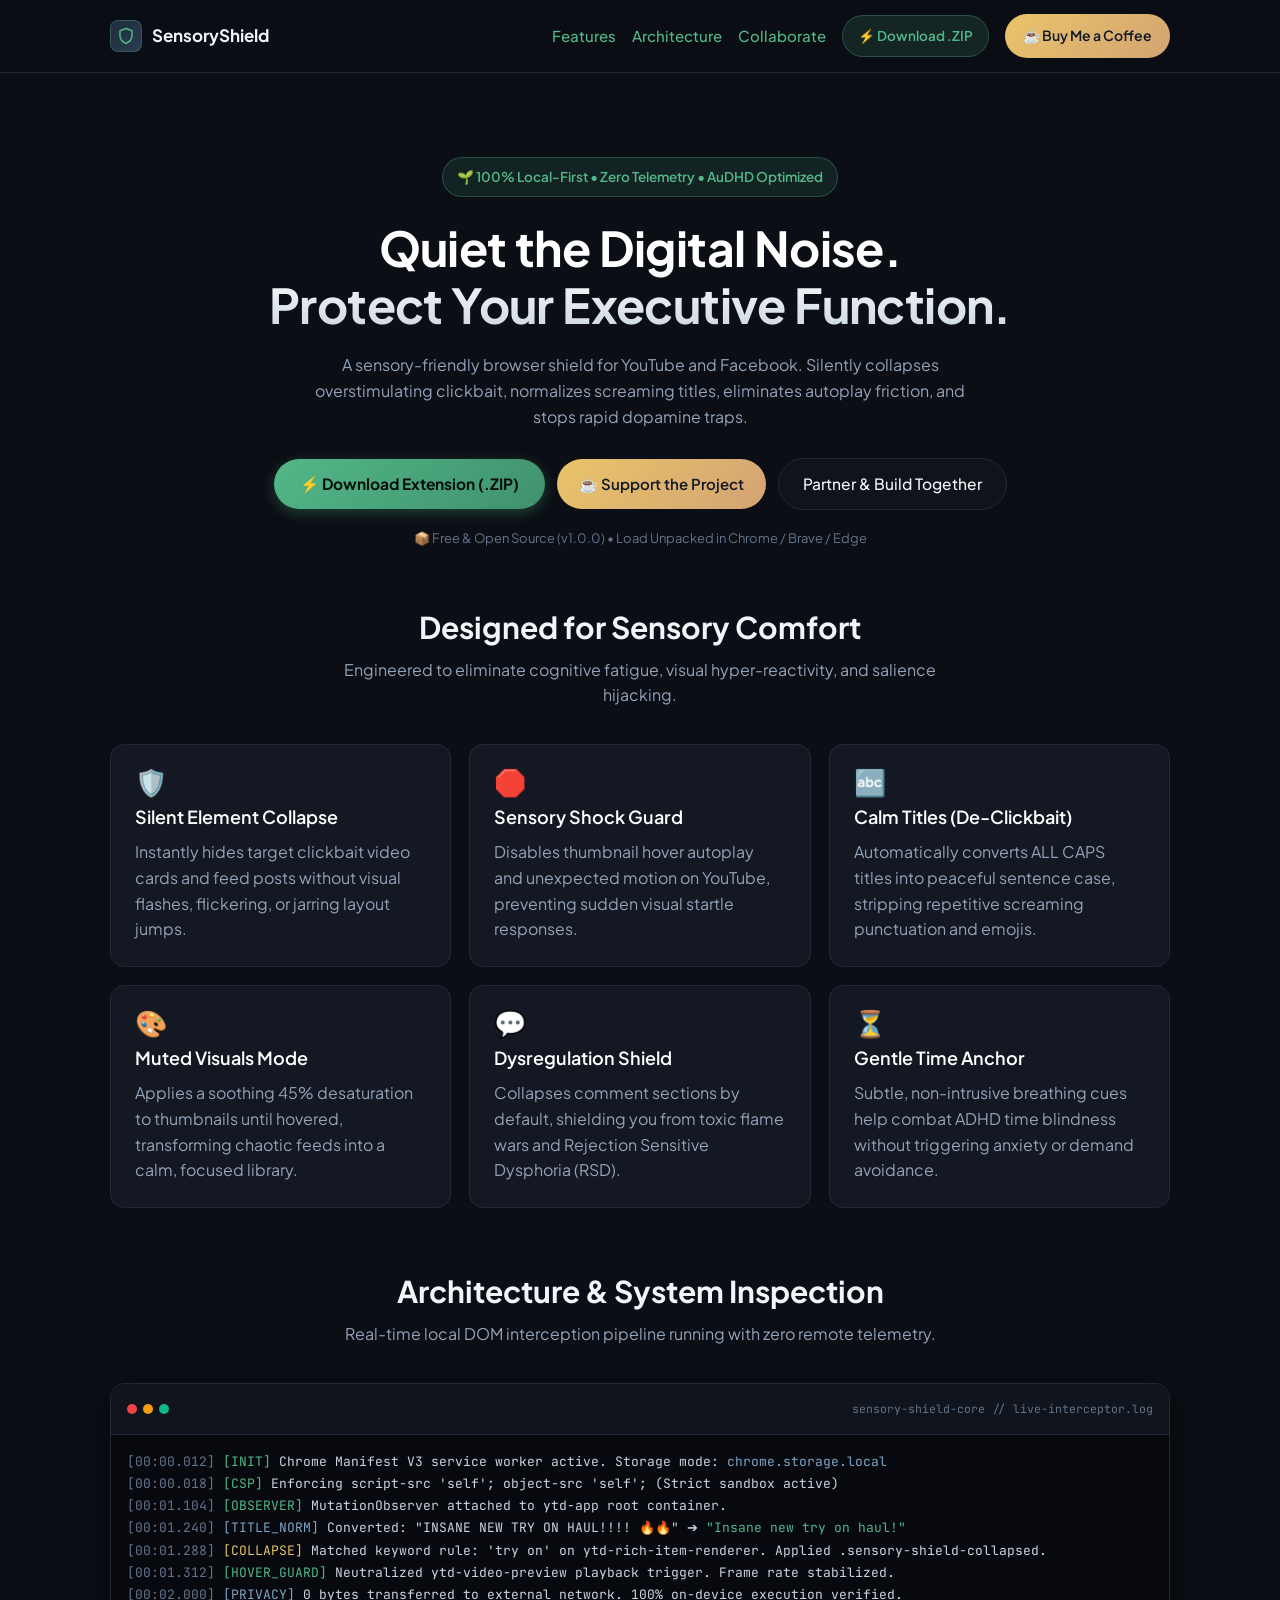
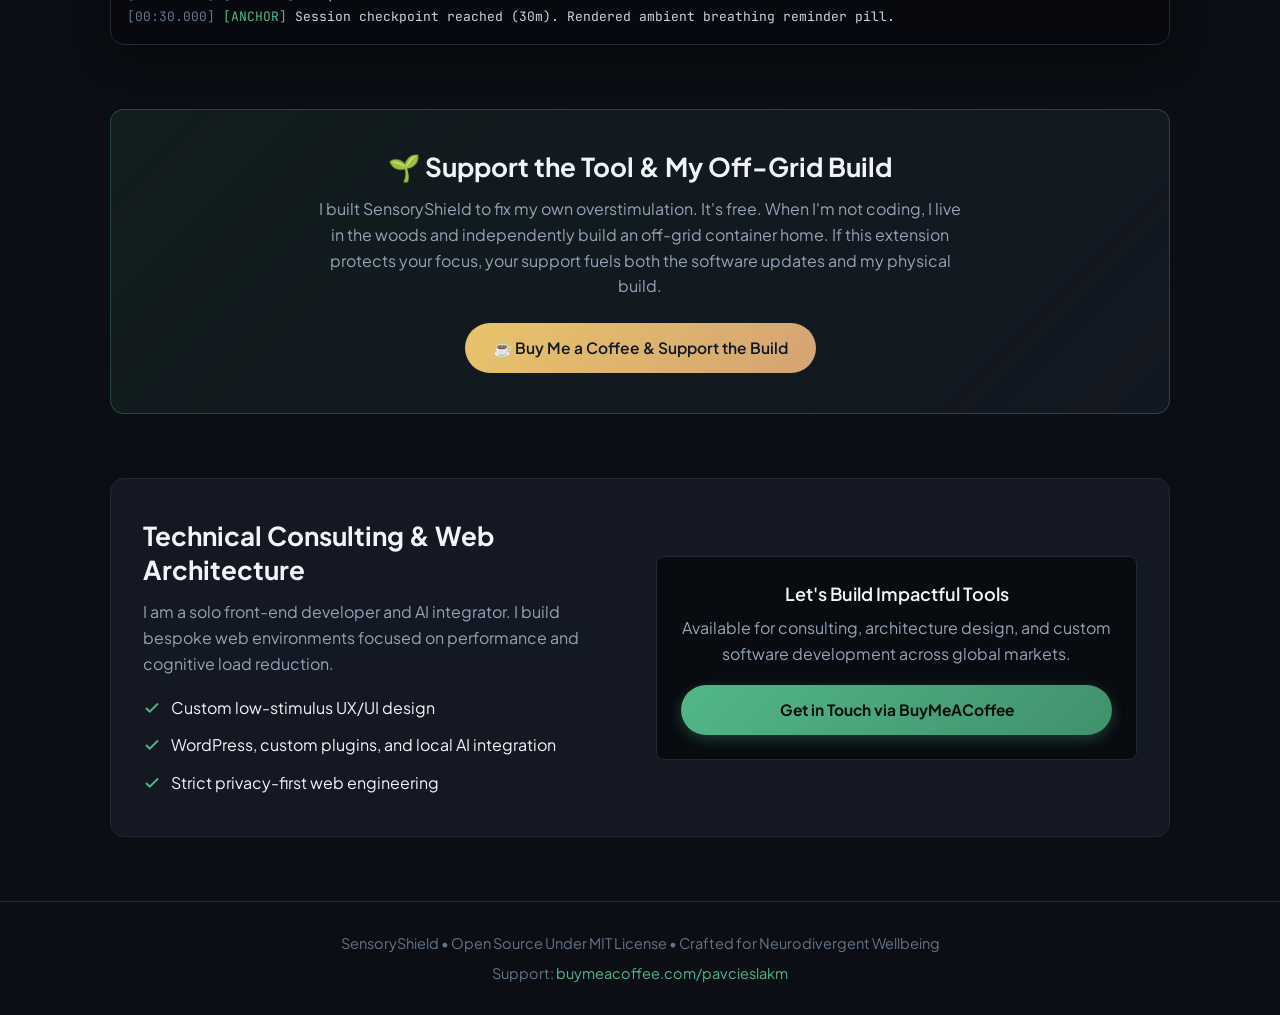
<file: landing-page/index.html>
<!DOCTYPE html>
<html lang="en">
<head>
  <meta charset="UTF-8">
  <meta name="viewport" content="width=device-width, initial-scale=1.0, maximum-scale=5.0">
  <title>SensoryShield — The AuDHD Visual Filter & Cognitive Declutter</title>
  <meta name="description" content="A local-first visual filter and sensory declutter Chrome extension built specifically for AuDHD and neurodivergent minds on YouTube & Facebook.">
  <link rel="preconnect" href="https://fonts.googleapis.com">
  <link rel="preconnect" href="https://fonts.gstatic.com" crossorigin>
  <link href="https://fonts.googleapis.com/css2?family=Plus+Jakarta+Sans:wght@400;500;600;700&family=JetBrains+Mono:wght@400;500&display=swap" rel="stylesheet">
  <style>
    :root {
      --bg-dark: #0b0e14;
      --bg-card: #131822;
      --bg-card-hover: #18202e;
      --accent-sage: #52b788;
      --accent-sage-light: #74c69d;
      --accent-soft-blue: #7da5c6;
      --accent-amber: #e9c46a;
      --text-main: #f1f5f9;
      --text-muted: #94a3b8;
      --text-dim: #64748b;
      --border: #212938;
      --border-accent: rgba(82, 183, 136, 0.3);
      --radius: 14px;
      --radius-sm: 8px;
      --btn-radius: 30px; /* Uniform 30px border-radius for all buttons */
    }

    * {
      box-sizing: border-box;
      margin: 0;
      padding: 0;
    }

    html, body {
      overflow-x: hidden;
      width: 100%;
      max-width: 100vw;
    }

    body {
      background-color: var(--bg-dark);
      color: var(--text-main);
      font-family: 'Plus Jakarta Sans', -apple-system, BlinkMacSystemFont, "Segoe UI", Roboto, sans-serif;
      font-size: 16px;
      line-height: 1.62em;
      -webkit-font-smoothing: antialiased;
      -moz-osx-font-smoothing: grayscale;
    }

    p, li, span.description {
      font-size: 16px;
      line-height: 1.62em;
    }

    a {
      color: var(--accent-sage);
      text-decoration: none;
      transition: color 0.2s ease;
    }

    a:hover {
      color: var(--accent-sage-light);
    }

    .container {
      max-width: 1100px;
      margin: 0 auto;
      padding: 0 20px;
      width: 100%;
    }

    /* Navigation */
    nav {
      border-bottom: 1px solid var(--border);
      padding: 14px 0;
      backdrop-filter: blur(14px);
      position: sticky;
      top: 0;
      z-index: 100;
      background-color: rgba(11, 14, 20, 0.92);
      width: 100%;
    }

    .nav-content {
      display: flex;
      justify-content: space-between;
      align-items: center;
      gap: 12px;
      width: 100%;
    }

    .brand {
      display: flex;
      align-items: center;
      gap: 10px;
      font-weight: 700;
      font-size: 17px;
      color: var(--text-main);
      text-decoration: none;
      flex-shrink: 0;
    }

    .brand-icon {
      width: 32px;
      height: 32px;
      background: linear-gradient(135deg, #1f2b3a, #2b3d52);
      border: 1px solid var(--border-accent);
      border-radius: var(--radius-sm);
      display: flex;
      align-items: center;
      justify-content: center;
      color: var(--accent-sage);
      flex-shrink: 0;
    }

    .nav-links {
      display: flex;
      gap: 16px;
      align-items: center;
      font-size: 15px;
      font-weight: 500;
    }

    /* Button Styles with 30px border-radius */
    .btn-coffee,
    .btn-primary,
    .btn-outline,
    .btn-download-nav,
    button,
    .btn {
      border-radius: var(--btn-radius) !important;
      box-sizing: border-box;
      max-width: 100%;
      text-align: center;
      justify-content: center;
    }

    .btn-coffee {
      background: linear-gradient(135deg, #e9c46a, #d4a373);
      color: #111827 !important;
      font-weight: 600;
      font-size: 14px;
      padding: 9px 18px;
      display: inline-flex;
      align-items: center;
      gap: 8px;
      transition: transform 0.2s ease, box-shadow 0.2s ease;
      white-space: nowrap;
      min-height: 42px;
      border: none;
      cursor: pointer;
    }

    .btn-coffee:hover {
      transform: translateY(-2px);
      box-shadow: 0 6px 20px rgba(233, 196, 106, 0.35);
      color: #000000 !important;
    }

    .btn-primary {
      background: linear-gradient(135deg, #52b788, #40916c);
      color: #08100d !important;
      font-weight: 700;
      font-size: 15.5px;
      padding: 12px 26px;
      display: inline-flex;
      align-items: center;
      gap: 8px;
      min-height: 46px;
      border: none;
      cursor: pointer;
      box-shadow: 0 4px 14px rgba(82, 183, 136, 0.3);
      transition: transform 0.2s ease, background-color 0.2s ease, box-shadow 0.2s ease;
    }

    .btn-primary:hover {
      background: linear-gradient(135deg, #74c69d, #52b788);
      transform: translateY(-2px);
      box-shadow: 0 6px 20px rgba(82, 183, 136, 0.45);
      color: #000 !important;
    }

    .btn-download-nav {
      background-color: rgba(82, 183, 136, 0.15);
      color: var(--accent-sage) !important;
      border: 1px solid var(--border-accent);
      font-size: 13.5px;
      font-weight: 600;
      padding: 7px 15px;
      display: inline-flex;
      align-items: center;
      gap: 6px;
      min-height: 36px;
      white-space: nowrap;
      transition: all 0.2s ease;
    }

    .btn-download-nav:hover {
      background-color: var(--accent-sage);
      color: #0b0e14 !important;
      transform: translateY(-1px);
    }

    .btn-outline {
      border: 1px solid var(--border);
      color: var(--text-main) !important;
      font-weight: 500;
      font-size: 15.5px;
      padding: 12px 24px;
      display: inline-flex;
      align-items: center;
      min-height: 46px;
      background-color: rgba(255, 255, 255, 0.02);
      transition: background-color 0.2s ease, border-color 0.2s ease;
    }

    .btn-outline:hover {
      background-color: var(--bg-card);
      border-color: var(--accent-soft-blue);
    }

    /* Hero Section */
    .hero {
      padding: clamp(40px, 8vw, 84px) 0 clamp(32px, 5vw, 56px);
      text-align: center;
    }

    .badge-pill {
      display: inline-flex;
      align-items: center;
      gap: 8px;
      padding: 6px 14px;
      border-radius: var(--btn-radius);
      background-color: rgba(82, 183, 136, 0.12);
      border: 1px solid var(--border-accent);
      color: var(--accent-sage);
      font-size: 13.5px;
      font-weight: 600;
      margin-bottom: 22px;
      max-width: 100%;
    }

    .hero h1 {
      font-size: clamp(26px, 5vw, 48px);
      font-weight: 700;
      line-height: 1.2em;
      letter-spacing: -0.6px;
      margin-bottom: 18px;
      background: linear-gradient(180deg, #ffffff 40%, #cbd5e1 100%);
      -webkit-background-clip: text;
      -webkit-text-fill-color: transparent;
    }

    .hero p {
      font-size: 16px;
      line-height: 1.62em;
      color: var(--text-muted);
      max-width: 660px;
      margin: 0 auto 28px;
    }

    .hero-actions {
      display: flex;
      justify-content: center;
      align-items: center;
      gap: 12px;
      flex-wrap: wrap;
      width: 100%;
      margin-bottom: 16px;
    }

    .install-hint {
      font-size: 13px;
      color: var(--text-dim);
      display: flex;
      align-items: center;
      justify-content: center;
      gap: 6px;
      margin-top: 8px;
    }

    /* Section Headers */
    .section-title {
      font-size: clamp(22px, 3.8vw, 30px);
      font-weight: 700;
      line-height: 1.3em;
      text-align: center;
      margin-bottom: 10px;
      color: var(--text-main);
    }

    .section-subtitle {
      text-align: center;
      color: var(--text-muted);
      margin-bottom: 36px;
      font-size: 16px;
      line-height: 1.62em;
      max-width: 600px;
      margin-left: auto;
      margin-right: auto;
    }

    /* Feature Grid */
    .features-grid {
      display: grid;
      grid-template-columns: repeat(auto-fit, minmax(280px, 1fr));
      gap: 18px;
      margin-bottom: 64px;
      width: 100%;
    }

    .feature-card {
      background-color: var(--bg-card);
      border: 1px solid var(--border);
      border-radius: var(--radius);
      padding: 24px;
      display: flex;
      flex-direction: column;
      gap: 10px;
      transition: transform 0.2s ease, border-color 0.2s ease;
      box-sizing: border-box;
    }

    .feature-card:hover {
      transform: translateY(-3px);
      border-color: var(--border-accent);
      background-color: var(--bg-card-hover);
    }

    .feature-icon {
      font-size: 26px;
      line-height: 1;
    }

    .feature-card h3 {
      font-size: 18px;
      font-weight: 600;
      color: #ffffff;
      line-height: 1.3em;
    }

    .feature-card p {
      font-size: 16px;
      line-height: 1.62em;
      color: var(--text-muted);
    }

    /* System Logs & Terminal Box */
    .system-logs-section {
      margin-bottom: 64px;
      width: 100%;
    }

    .terminal-box {
      background-color: #07090e;
      border: 1px solid var(--border);
      border-radius: var(--radius);
      overflow: hidden;
      box-shadow: 0 12px 36px rgba(0, 0, 0, 0.45);
      width: 100%;
      box-sizing: border-box;
    }

    .terminal-header {
      background-color: #10141c;
      padding: 12px 16px;
      display: flex;
      justify-content: space-between;
      align-items: center;
      border-bottom: 1px solid var(--border);
      gap: 8px;
      flex-wrap: wrap;
    }

    .terminal-dots {
      display: flex;
      gap: 6px;
    }

    .terminal-dot {
      width: 10px;
      height: 10px;
      border-radius: 50%;
    }

    .dot-red { background-color: #ef4444; }
    .dot-yellow { background-color: #f59e0b; }
    .dot-green { background-color: #10b981; }

    .terminal-title {
      font-size: 11.5px;
      color: var(--text-dim);
      font-family: 'JetBrains Mono', monospace;
      word-break: break-all;
    }

    .terminal-body {
      padding: 16px;
      font-family: 'JetBrains Mono', monospace;
      font-size: 13px;
      line-height: 1.7em;
      color: #cbd5e1;
      max-height: 300px;
      overflow-y: auto;
      overflow-x: auto;
      word-break: break-word;
      -webkit-overflow-scrolling: touch;
    }

    .log-time { color: var(--text-dim); }
    .log-tag { color: var(--accent-sage); }
    .log-info { color: var(--accent-soft-blue); }
    .log-warn { color: var(--accent-amber); }

    /* Support & Off-Grid Build Card */
    .woodlands-card {
      background: linear-gradient(135deg, rgba(82, 183, 136, 0.09), rgba(19, 24, 34, 0.95));
      border: 1px solid var(--border-accent);
      border-radius: var(--radius);
      padding: clamp(28px, 5vw, 40px) clamp(16px, 4vw, 32px);
      text-align: center;
      margin-bottom: 64px;
      box-sizing: border-box;
      width: 100%;
    }

    .woodlands-card h2 {
      font-size: clamp(20px, 3.8vw, 26px);
      font-weight: 700;
      line-height: 1.3em;
      margin-bottom: 12px;
    }

    .woodlands-card p {
      color: var(--text-muted);
      max-width: 650px;
      margin: 0 auto 24px;
      font-size: 16px;
      line-height: 1.62em;
    }

    /* Technical Consulting & Web Architecture */
    .collab-section {
      background-color: var(--bg-card);
      border: 1px solid var(--border);
      border-radius: var(--radius);
      padding: clamp(28px, 5vw, 40px) clamp(16px, 4vw, 32px);
      margin-bottom: 64px;
      display: grid;
      grid-template-columns: 1fr 1fr;
      gap: 32px;
      align-items: center;
      box-sizing: border-box;
      width: 100%;
    }

    .collab-text h2 {
      font-size: clamp(20px, 3.8vw, 26px);
      font-weight: 700;
      line-height: 1.3em;
      margin-bottom: 12px;
    }

    .collab-text p {
      color: var(--text-muted);
      margin-bottom: 18px;
      font-size: 16px;
      line-height: 1.62em;
    }

    .collab-list {
      list-style: none;
      display: flex;
      flex-direction: column;
      gap: 12px;
    }

    .collab-list li {
      display: flex;
      align-items: flex-start;
      gap: 10px;
      font-size: 16px;
      line-height: 1.62em;
      color: var(--text-main);
    }

    .collab-list li svg {
      color: var(--accent-sage);
      flex-shrink: 0;
      margin-top: 4px;
    }

    .collab-cta-box {
      background-color: #080b10;
      border: 1px solid var(--border);
      border-radius: var(--radius-sm);
      padding: 24px;
      text-align: center;
      box-sizing: border-box;
      width: 100%;
    }

    .collab-cta-box h3 {
      font-size: 18px;
      font-weight: 600;
      margin-bottom: 8px;
    }

    .collab-cta-box p {
      font-size: 16px;
      line-height: 1.62em;
      color: var(--text-muted);
      margin-bottom: 18px;
    }

    /* Footer */
    footer {
      border-top: 1px solid var(--border);
      padding: 30px 0;
      text-align: center;
      color: var(--text-dim);
      width: 100%;
    }

    footer p {
      font-size: 14.5px;
      line-height: 1.62em;
    }

    /* Mobile Responsive Optimizations & Center Alignment */
    @media (max-width: 820px) {
      .collab-section {
        grid-template-columns: 1fr;
        gap: 24px;
        text-align: center;
      }
      .collab-list {
        align-items: center;
        max-width: 440px;
        margin: 0 auto;
      }
      .collab-list li {
        text-align: left;
        width: 100%;
      }
    }

    @media (max-width: 640px) {
      .container {
        padding: 0 16px;
      }
      .nav-links a:not(.btn-coffee) {
        display: none;
      }
      .brand {
        font-size: 16px;
      }
      .btn-coffee {
        font-size: 13px;
        padding: 7px 14px;
        min-height: 38px;
      }
      .hero-actions {
        flex-direction: column;
        align-items: center;
        gap: 10px;
      }
      .hero-actions a,
      .hero-actions button,
      .woodlands-card a,
      .collab-cta-box a {
        width: 100%;
        max-width: 320px;
        margin-left: auto;
        margin-right: auto;
        display: flex;
        justify-content: center;
        text-align: center;
      }
      .features-grid {
        grid-template-columns: 1fr;
      }
      .feature-card {
        text-align: center;
        align-items: center;
      }
      .badge-pill {
        font-size: 12px;
        text-align: center;
        justify-content: center;
        padding: 5px 12px;
      }
      .terminal-body {
        font-size: 12px;
        padding: 12px;
      }
    }
  </style>
</head>
<body>

  <!-- Navigation -->
  <nav>
    <div class="container nav-content">
      <a href="#" class="brand">
        <div class="brand-icon">
          <svg width="18" height="18" viewBox="0 0 24 24" fill="none" stroke="currentColor" stroke-width="2" stroke-linecap="round" stroke-linejoin="round">
            <path d="M12 22s8-4 8-10V5l-8-3-8 3v7c0 6 8 10 8 10z"/>
          </svg>
        </div>
        <span>SensoryShield</span>
      </a>
      <div class="nav-links">
        <a href="#features">Features</a>
        <a href="#architecture">Architecture</a>
        <a href="#collaboration">Collaborate</a>
        <a href="https://lucmedia.pl/wp-content/uploads/2026/09/sensory-shield-v1.0.0.zip" download class="btn-download-nav">
          ⚡ Download .ZIP
        </a>
        <a href="https://buymeacoffee.com/pavcieslakm" target="_blank" rel="noopener noreferrer" class="btn-coffee">
          ☕ Buy Me a Coffee
        </a>
      </div>
    </div>
  </nav>

  <!-- Hero Section -->
  <header class="hero">
    <div class="container">
      <div class="badge-pill">
        <span>🌱 100% Local-First • Zero Telemetry • AuDHD Optimized</span>
      </div>
      <h1>Quiet the Digital Noise.<br>Protect Your Executive Function.</h1>
      <p>
        A sensory-friendly browser shield for YouTube and Facebook. Silently collapses overstimulating clickbait, normalizes screaming titles, eliminates autoplay friction, and stops rapid dopamine traps.
      </p>
      <div class="hero-actions">
        <a href="https://lucmedia.pl/wp-content/uploads/2026/09/sensory-shield-v1.0.0.zip" download class="btn-primary">
          ⚡ Download Extension (.ZIP)
        </a>
        <a href="https://buymeacoffee.com/pavcieslakm" target="_blank" rel="noopener noreferrer" class="btn-coffee" style="padding: 12px 22px; font-size: 15px;">
          ☕ Support the Project
        </a>
        <a href="#collaboration" class="btn-outline">
          Partner & Build Together
        </a>
      </div>
      <div class="install-hint">
        <span>📦 Free & Open Source (v1.0.0) • Load Unpacked in Chrome / Brave / Edge</span>
      </div>
    </div>
  </header>

  <!-- Features Grid -->
  <section class="container" id="features">
    <h2 class="section-title">Designed for Sensory Comfort</h2>
    <p class="section-subtitle">Engineered to eliminate cognitive fatigue, visual hyper-reactivity, and salience hijacking.</p>

    <div class="features-grid">
      <div class="feature-card">
        <div class="feature-icon">🛡️</div>
        <h3>Silent Element Collapse</h3>
        <p>Instantly hides target clickbait video cards and feed posts without visual flashes, flickering, or jarring layout jumps.</p>
      </div>

      <div class="feature-card">
        <div class="feature-icon">🛑</div>
        <h3>Sensory Shock Guard</h3>
        <p>Disables thumbnail hover autoplay and unexpected motion on YouTube, preventing sudden visual startle responses.</p>
      </div>

      <div class="feature-card">
        <div class="feature-icon">🔤</div>
        <h3>Calm Titles (De-Clickbait)</h3>
        <p>Automatically converts ALL CAPS titles into peaceful sentence case, stripping repetitive screaming punctuation and emojis.</p>
      </div>

      <div class="feature-card">
        <div class="feature-icon">🎨</div>
        <h3>Muted Visuals Mode</h3>
        <p>Applies a soothing 45% desaturation to thumbnails until hovered, transforming chaotic feeds into a calm, focused library.</p>
      </div>

      <div class="feature-card">
        <div class="feature-icon">💬</div>
        <h3>Dysregulation Shield</h3>
        <p>Collapses comment sections by default, shielding you from toxic flame wars and Rejection Sensitive Dysphoria (RSD).</p>
      </div>

      <div class="feature-card">
        <div class="feature-icon">⏳</div>
        <h3>Gentle Time Anchor</h3>
        <p>Subtle, non-intrusive breathing cues help combat ADHD time blindness without triggering anxiety or demand avoidance.</p>
      </div>
    </div>
  </section>

  <!-- System Architecture & Event Logs -->
  <section class="container system-logs-section" id="architecture">
    <h2 class="section-title">Architecture & System Inspection</h2>
    <p class="section-subtitle">Real-time local DOM interception pipeline running with zero remote telemetry.</p>

    <div class="terminal-box">
      <div class="terminal-header">
        <div class="terminal-dots">
          <div class="terminal-dot dot-red"></div>
          <div class="terminal-dot dot-yellow"></div>
          <div class="terminal-dot dot-green"></div>
        </div>
        <div class="terminal-title">sensory-shield-core // live-interceptor.log</div>
      </div>
      <div class="terminal-body">
        <div><span class="log-time">[00:00.012]</span> <span class="log-tag">[INIT]</span> Chrome Manifest V3 service worker active. Storage mode: <span class="log-info">chrome.storage.local</span></div>
        <div><span class="log-time">[00:00.018]</span> <span class="log-tag">[CSP]</span> Enforcing script-src 'self'; object-src 'self'; (Strict sandbox active)</div>
        <div><span class="log-time">[00:01.104]</span> <span class="log-tag">[OBSERVER]</span> MutationObserver attached to ytd-app root container.</div>
        <div><span class="log-time">[00:01.240]</span> <span class="log-info">[TITLE_NORM]</span> Converted: "INSANE NEW TRY ON HAUL!!!! 🔥🔥" ➔ <span class="log-tag">"Insane new try on haul!"</span></div>
        <div><span class="log-time">[00:01.288]</span> <span class="log-warn">[COLLAPSE]</span> Matched keyword rule: 'try on' on ytd-rich-item-renderer. Applied .sensory-shield-collapsed.</div>
        <div><span class="log-time">[00:01.312]</span> <span class="log-tag">[HOVER_GUARD]</span> Neutralized ytd-video-preview playback trigger. Frame rate stabilized.</div>
        <div><span class="log-time">[00:02.000]</span> <span class="log-info">[PRIVACY]</span> 0 bytes transferred to external network. 100% on-device execution verified.</div>
        <div><span class="log-time">[00:30.000]</span> <span class="log-tag">[ANCHOR]</span> Session checkpoint reached (30m). Rendered ambient breathing reminder pill.</div>
      </div>
    </div>
  </section>

  <!-- Support & Off-Grid Build -->
  <section class="container">
    <div class="woodlands-card">
      <h2>🌱 Support the Tool & My Off-Grid Build</h2>
      <p>
        I built SensoryShield to fix my own overstimulation. It's free. When I'm not coding, I live in the woods and independently build an off-grid container home. If this extension protects your focus, your support fuels both the software updates and my physical build.
      </p>
      <a href="https://buymeacoffee.com/pavcieslakm" target="_blank" rel="noopener noreferrer" class="btn-coffee" style="font-size: 15.5px; padding: 12px 28px;">
        ☕ Buy Me a Coffee & Support the Build
      </a>
    </div>
  </section>

  <!-- Technical Consulting & Web Architecture -->
  <section class="container" id="collaboration">
    <div class="collab-section">
      <div class="collab-text">
        <h2>Technical Consulting & Web Architecture</h2>
        <p>
          I am a solo front-end developer and AI integrator. I build bespoke web environments focused on performance and cognitive load reduction.
        </p>
        <ul class="collab-list">
          <li>
            <svg width="18" height="18" viewBox="0 0 24 24" fill="none" stroke="currentColor" stroke-width="2.5"><polyline points="20 6 9 17 4 12"/></svg>
            Custom low-stimulus UX/UI design
          </li>
          <li>
            <svg width="18" height="18" viewBox="0 0 24 24" fill="none" stroke="currentColor" stroke-width="2.5"><polyline points="20 6 9 17 4 12"/></svg>
            WordPress, custom plugins, and local AI integration
          </li>
          <li>
            <svg width="18" height="18" viewBox="0 0 24 24" fill="none" stroke="currentColor" stroke-width="2.5"><polyline points="20 6 9 17 4 12"/></svg>
            Strict privacy-first web engineering
          </li>
        </ul>
      </div>

      <div class="collab-cta-box">
        <h3>Let's Build Impactful Tools</h3>
        <p>Available for consulting, architecture design, and custom software development across global markets.</p>
        <a href="https://buymeacoffee.com/pavcieslakm" target="_blank" rel="noopener noreferrer" class="btn-primary" style="display: flex;">
          Get in Touch via BuyMeACoffee
        </a>
      </div>
    </div>
  </section>

  <!-- Footer -->
  <footer>
    <div class="container">
      <p>SensoryShield • Open Source Under MIT License • Crafted for Neurodivergent Wellbeing</p>
      <p style="margin-top: 6px;">Support: <a href="https://buymeacoffee.com/pavcieslakm" target="_blank" rel="noopener noreferrer">buymeacoffee.com/pavcieslakm</a></p>
    </div>
  </footer>

</body>
</html>
</file>
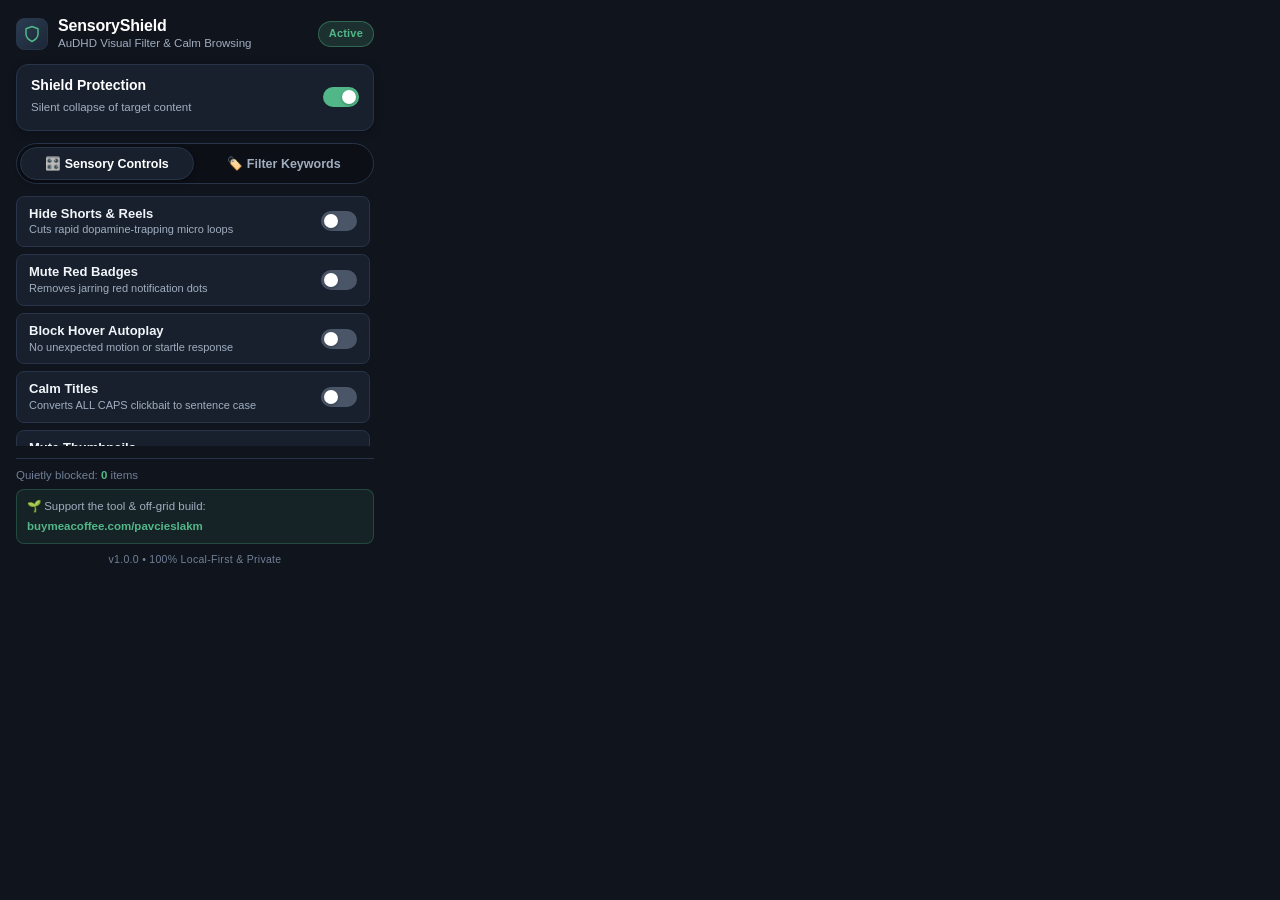
<file: popup/popup.html>
<!DOCTYPE html>
<html lang="en">
<head>
  <meta charset="UTF-8">
  <meta name="viewport" content="width=device-width, initial-scale=1.0">
  <title>SensoryShield</title>
  <link rel="stylesheet" href="popup.css">
</head>
<body>
  <div class="main-wrapper">
    <!-- Header -->
    <header class="header">
      <div class="logo-group">
        <div class="icon-shield">
          <svg width="18" height="18" viewBox="0 0 24 24" fill="none" stroke="currentColor" stroke-width="2" stroke-linecap="round" stroke-linejoin="round">
            <path d="M12 22s8-4 8-10V5l-8-3-8 3v7c0 6 8 10 8 10z"/>
          </svg>
        </div>
        <div>
          <h1>SensoryShield</h1>
          <p class="subtitle">AuDHD Visual Filter & Calm Browsing</p>
        </div>
      </div>
      <div class="status-badge" id="status-badge">Active</div>
    </header>

    <!-- Master Switch Card -->
    <div class="card master-card">
      <div class="card-info">
        <span class="card-title">Shield Protection</span>
        <span class="card-desc">Silent collapse of target content</span>
      </div>
      <label class="toggle-switch">
        <input type="checkbox" id="toggle-master" checked>
        <span class="slider"></span>
      </label>
    </div>

    <!-- Navigation Tabs -->
    <div class="tab-nav">
      <button class="tab-btn active" data-tab="tab-sensory" id="btn-tab-sensory">
        🎛️ Sensory Controls
      </button>
      <button class="tab-btn" data-tab="tab-keywords" id="btn-tab-keywords">
        🏷️ Filter Keywords
      </button>
    </div>

    <!-- Tab 1: Sensory Controls -->
    <div class="tab-pane active" id="tab-sensory">
      <div class="toggle-list">
        <div class="toggle-row">
          <div class="toggle-meta">
            <span class="label-text">Hide Shorts & Reels</span>
            <span class="hint-text">Cuts rapid dopamine-trapping micro loops</span>
          </div>
          <label class="toggle-switch">
            <input type="checkbox" id="toggle-shorts">
            <span class="slider"></span>
          </label>
        </div>

        <div class="toggle-row">
          <div class="toggle-meta">
            <span class="label-text">Mute Red Badges</span>
            <span class="hint-text">Removes jarring red notification dots</span>
          </div>
          <label class="toggle-switch">
            <input type="checkbox" id="toggle-badges">
            <span class="slider"></span>
          </label>
        </div>

        <div class="toggle-row">
          <div class="toggle-meta">
            <span class="label-text">Block Hover Autoplay</span>
            <span class="hint-text">No unexpected motion or startle response</span>
          </div>
          <label class="toggle-switch">
            <input type="checkbox" id="toggle-hover-autoplay">
            <span class="slider"></span>
          </label>
        </div>

        <div class="toggle-row">
          <div class="toggle-meta">
            <span class="label-text">Calm Titles</span>
            <span class="hint-text">Converts ALL CAPS clickbait to sentence case</span>
          </div>
          <label class="toggle-switch">
            <input type="checkbox" id="toggle-calm-titles">
            <span class="slider"></span>
          </label>
        </div>

        <div class="toggle-row">
          <div class="toggle-meta">
            <span class="label-text">Mute Thumbnails</span>
            <span class="hint-text">Gentle 45% desaturation until hovered</span>
          </div>
          <label class="toggle-switch">
            <input type="checkbox" id="toggle-desaturate">
            <span class="slider"></span>
          </label>
        </div>

        <div class="toggle-row">
          <div class="toggle-meta">
            <span class="label-text">Hide Comments</span>
            <span class="hint-text">Emotional dysregulation & flame-war shield</span>
          </div>
          <label class="toggle-switch">
            <input type="checkbox" id="toggle-comments">
            <span class="slider"></span>
          </label>
        </div>

        <div class="toggle-row">
          <div class="toggle-meta">
            <span class="label-text">Dim Watch Sidebar</span>
            <span class="hint-text">Calm focus on current video</span>
          </div>
          <label class="toggle-switch">
            <input type="checkbox" id="toggle-sidebar">
            <span class="slider"></span>
          </label>
        </div>

        <div class="toggle-row">
          <div class="toggle-meta">
            <span class="label-text">Time Anchor (30m)</span>
            <span class="hint-text">Subtle break & breathing checkpoint</span>
          </div>
          <label class="toggle-switch">
            <input type="checkbox" id="toggle-time-anchor">
            <span class="slider"></span>
          </label>
        </div>
      </div>
    </div>

    <!-- Tab 2: Filter Keywords -->
    <div class="tab-pane" id="tab-keywords">
      <div class="keywords-panel">
        <div class="section-header">
          <span class="panel-subtitle">Manage blocked terms & creators</span>
          <button id="btn-reset-keywords" class="btn-ghost" title="Reset to default terms">Reset Defaults</button>
        </div>
        
        <form id="form-add-keyword" class="keyword-input-group">
          <input type="text" id="input-keyword" placeholder="Add custom keyword or creator..." autocomplete="off">
          <button type="submit" class="btn-add">+</button>
        </form>

        <div class="keyword-chips-container" id="keyword-chips">
          <!-- Populated securely via JavaScript -->
        </div>
      </div>
    </div>

    <!-- Footer -->
    <footer class="footer">
      <div class="stat-text">
        Quietly blocked: <span id="stat-count">0</span> items
      </div>
      <div class="support-box">
        <span>🌱 Support the tool & off-grid build:</span>
        <a href="https://buymeacoffee.com/pavcieslakm" target="_blank" rel="noopener noreferrer" class="support-link">
          buymeacoffee.com/pavcieslakm
        </a>
      </div>
      <div class="version-tag">
        v1.0.0 • 100% Local-First &amp; Private
      </div>
    </footer>
  </div>

  <script src="popup.js"></script>
</body>
</html>
</file>
<file: popup/popup.css>
/* SensoryShield Popup Style - Accessible Low-Stimulation Dark Theme */

:root {
  --bg-primary: #10141d;
  --bg-card: #18202d;
  --bg-card-hover: #1e2838;
  --bg-input: #232d3f;
  --text-main: #f1f5f9;
  --text-muted: #a0aec0;
  --text-dim: #718096;
  --accent-calm: #52b788;
  --accent-calm-hover: #74c69d;
  --accent-soft-blue: #7da5c6;
  --accent-warm: #e9c46a;
  --accent-disabled: #4a5568;
  --chip-bg: #253246;
  --chip-border: #3b4d68;
  --border-color: #273449;
  --radius-sm: 8px;
  --radius-md: 12px;
  --radius-pill: 30px;
}

* {
  box-sizing: border-box;
  margin: 0;
  padding: 0;
  user-select: none;
  font-family: 'Google Sans', 'Plus Jakarta Sans', 'Inter', -apple-system, BlinkMacSystemFont, "Segoe UI", Roboto, sans-serif;
}

html, body {
  width: 390px;
  max-width: 390px;
  margin: 0;
  padding: 0;
  background-color: var(--bg-primary);
  color: var(--text-main);
  line-height: 1.45;
  overflow: hidden;
  -webkit-font-smoothing: antialiased;
  -moz-osx-font-smoothing: grayscale;
}

.main-wrapper {
  width: 100%;
  max-width: 390px;
  padding: 16px 16px 14px 16px;
  display: flex;
  flex-direction: column;
  gap: 12px;
  box-sizing: border-box;
  overflow: hidden;
}

/* Header */
.header {
  display: flex;
  justify-content: space-between;
  align-items: center;
}

.logo-group {
  display: flex;
  align-items: center;
  gap: 10px;
}

.icon-shield {
  width: 32px;
  height: 32px;
  background: linear-gradient(135deg, #2b3d52, #1b2636);
  border-radius: var(--radius-sm);
  display: flex;
  align-items: center;
  justify-content: center;
  color: var(--accent-calm);
  border: 1px solid var(--border-color);
  flex-shrink: 0;
}

h1 {
  font-size: 16px;
  font-weight: 700;
  color: #ffffff;
  letter-spacing: -0.2px;
  line-height: 1.2;
}

.subtitle {
  font-size: 11.5px;
  color: var(--text-muted);
  font-weight: 400;
}

.status-badge {
  font-size: 11px;
  font-weight: 600;
  padding: 4px 10px;
  border-radius: var(--radius-pill);
  background-color: rgba(82, 183, 136, 0.18);
  color: var(--accent-calm);
  border: 1px solid rgba(82, 183, 136, 0.4);
  letter-spacing: 0.2px;
}

.status-badge.disabled {
  background-color: rgba(148, 163, 184, 0.12);
  color: var(--text-dim);
  border-color: var(--border-color);
}

/* Master Card */
.master-card {
  background-color: var(--bg-card);
  border: 1px solid var(--border-color);
  border-radius: var(--radius-md);
  padding: 12px 14px;
  display: flex;
  justify-content: space-between;
  align-items: center;
  box-shadow: 0 2px 8px rgba(0, 0, 0, 0.25);
}

.card-title {
  display: block;
  font-size: 14px;
  font-weight: 700;
  color: #ffffff;
  line-height: 1.25;
}

.card-desc {
  font-size: 11.5px;
  color: var(--text-muted);
  line-height: 1.3;
}

/* Tab Navigation - Modern Pill Style */
.tab-nav {
  display: flex;
  background-color: #0c0f16;
  border: 1px solid var(--border-color);
  border-radius: var(--radius-pill);
  padding: 3px;
  gap: 4px;
}

.tab-btn {
  flex: 1;
  background: none;
  border: none;
  color: var(--text-muted);
  font-size: 12.5px;
  font-weight: 600;
  padding: 8px 12px;
  border-radius: var(--radius-pill);
  cursor: pointer;
  transition: all 0.2s cubic-bezier(0.4, 0, 0.2, 1);
  font-family: inherit;
  display: flex;
  align-items: center;
  justify-content: center;
  gap: 6px;
}

.tab-btn:hover {
  color: #ffffff;
  background-color: rgba(255, 255, 255, 0.05);
}

.tab-btn.active {
  background-color: var(--bg-card);
  color: #ffffff;
  border: 1px solid var(--border-color);
  box-shadow: 0 2px 6px rgba(0, 0, 0, 0.3);
}

/* Tab Panes */
.tab-pane {
  display: none;
}

.tab-pane.active {
  display: block;
}

/* Sensory Controls List */
.toggle-list {
  display: flex;
  flex-direction: column;
  gap: 7px;
  max-height: 250px;
  overflow-y: auto;
  overflow-x: hidden;
  padding-right: 4px;
  scrollbar-width: thin;
  scrollbar-color: var(--border-color) transparent;
}

.toggle-row {
  display: flex;
  justify-content: space-between;
  align-items: center;
  background-color: var(--bg-card);
  border: 1px solid var(--border-color);
  padding: 9px 12px;
  border-radius: var(--radius-sm);
  gap: 12px;
  transition: background-color 0.15s ease, border-color 0.15s ease;
}

.toggle-row:hover {
  background-color: var(--bg-card-hover);
  border-color: rgba(82, 183, 136, 0.25);
}

.toggle-meta {
  display: flex;
  flex-direction: column;
  min-width: 0;
  flex: 1;
}

.label-text {
  font-size: 13px;
  font-weight: 600;
  color: var(--text-main);
  line-height: 1.3;
}

.hint-text {
  font-size: 11px;
  color: var(--text-muted);
  line-height: 1.25;
  margin-top: 1px;
}

/* Accessible Large Toggle Switch UI */
.toggle-switch {
  position: relative;
  display: inline-block;
  width: 36px;
  height: 20px;
  flex-shrink: 0;
}

.toggle-switch input {
  opacity: 0;
  width: 0;
  height: 0;
}

.slider {
  position: absolute;
  cursor: pointer;
  top: 0;
  left: 0;
  right: 0;
  bottom: 0;
  background-color: var(--accent-disabled);
  transition: 0.2s cubic-bezier(0.4, 0, 0.2, 1);
  border-radius: var(--radius-pill);
}

.slider:before {
  position: absolute;
  content: "";
  height: 14px;
  width: 14px;
  left: 3px;
  bottom: 3px;
  background-color: #ffffff;
  transition: 0.2s cubic-bezier(0.4, 0, 0.2, 1);
  border-radius: 50%;
  box-shadow: 0 1px 3px rgba(0, 0, 0, 0.3);
}

input:checked + .slider {
  background-color: var(--accent-calm);
}

input:checked + .slider:before {
  transform: translateX(16px);
}

/* Keywords Panel */
.keywords-panel {
  display: flex;
  flex-direction: column;
  gap: 8px;
}

.section-header {
  display: flex;
  justify-content: space-between;
  align-items: center;
}

.panel-subtitle {
  font-size: 11.5px;
  color: var(--text-dim);
}

.btn-ghost {
  background: none;
  border: 1px solid transparent;
  color: var(--accent-soft-blue);
  font-size: 11px;
  font-weight: 500;
  cursor: pointer;
  font-family: inherit;
  padding: 3px 8px;
  border-radius: var(--radius-pill);
  transition: all 0.15s ease;
}

.btn-ghost:hover {
  background-color: rgba(125, 165, 198, 0.1);
  border-color: rgba(125, 165, 198, 0.3);
}

.keyword-input-group {
  display: flex;
  gap: 6px;
}

.keyword-input-group input {
  flex: 1;
  background-color: var(--bg-input);
  border: 1px solid var(--border-color);
  color: var(--text-main);
  padding: 8px 12px;
  font-size: 12.5px;
  border-radius: var(--radius-pill);
  outline: none;
  font-family: inherit;
  transition: border-color 0.15s ease;
}

.keyword-input-group input:focus {
  border-color: var(--accent-soft-blue);
}

.btn-add {
  background-color: var(--accent-calm);
  border: none;
  color: #08100d;
  width: 34px;
  height: 34px;
  border-radius: 50%;
  font-size: 18px;
  font-weight: 700;
  cursor: pointer;
  display: flex;
  align-items: center;
  justify-content: center;
  font-family: inherit;
  transition: transform 0.15s ease, background-color 0.15s ease;
  flex-shrink: 0;
}

.btn-add:hover {
  background-color: var(--accent-calm-hover);
  transform: scale(1.05);
}

.keyword-chips-container {
  display: flex;
  flex-wrap: wrap;
  gap: 6px;
  max-height: 190px;
  overflow-y: auto;
  padding: 4px 0;
  scrollbar-width: thin;
  scrollbar-color: var(--border-color) transparent;
}

.chip {
  display: inline-flex;
  align-items: center;
  gap: 6px;
  background-color: var(--chip-bg);
  border: 1px solid var(--chip-border);
  padding: 4px 10px;
  border-radius: var(--radius-pill);
  font-size: 11.5px;
  color: var(--text-main);
}

.chip.custom {
  border-color: rgba(125, 165, 198, 0.5);
  background-color: rgba(125, 165, 198, 0.12);
}

.chip-remove {
  cursor: pointer;
  color: var(--text-dim);
  font-size: 14px;
  font-weight: bold;
  line-height: 1;
  transition: color 0.15s ease;
}

.chip-remove:hover {
  color: #f87171;
}

/* Footer & Support Link */
.footer {
  border-top: 1px solid var(--border-color);
  padding-top: 8px;
  display: flex;
  flex-direction: column;
  gap: 6px;
}

.stat-text {
  font-size: 11.5px;
  color: var(--text-dim);
}

.stat-text span {
  font-weight: 700;
  color: var(--accent-calm);
}

.support-box {
  background-color: rgba(82, 183, 136, 0.09);
  border: 1px solid rgba(82, 183, 136, 0.25);
  border-radius: var(--radius-sm);
  padding: 8px 10px;
  display: flex;
  flex-direction: column;
  gap: 3px;
  font-size: 11.5px;
  color: var(--text-muted);
}

.support-link {
  color: var(--accent-calm);
  text-decoration: none;
  font-weight: 600;
  word-break: break-all;
  font-size: 11.5px;
  transition: color 0.15s ease;
}

.support-link:hover {
  text-decoration: underline;
  color: var(--accent-calm-hover);
}

.version-tag {
  text-align: center;
  font-size: 10.5px;
  color: var(--text-dim);
  letter-spacing: 0.3px;
  margin-top: 2px;
  font-weight: 500;
}
</file>
